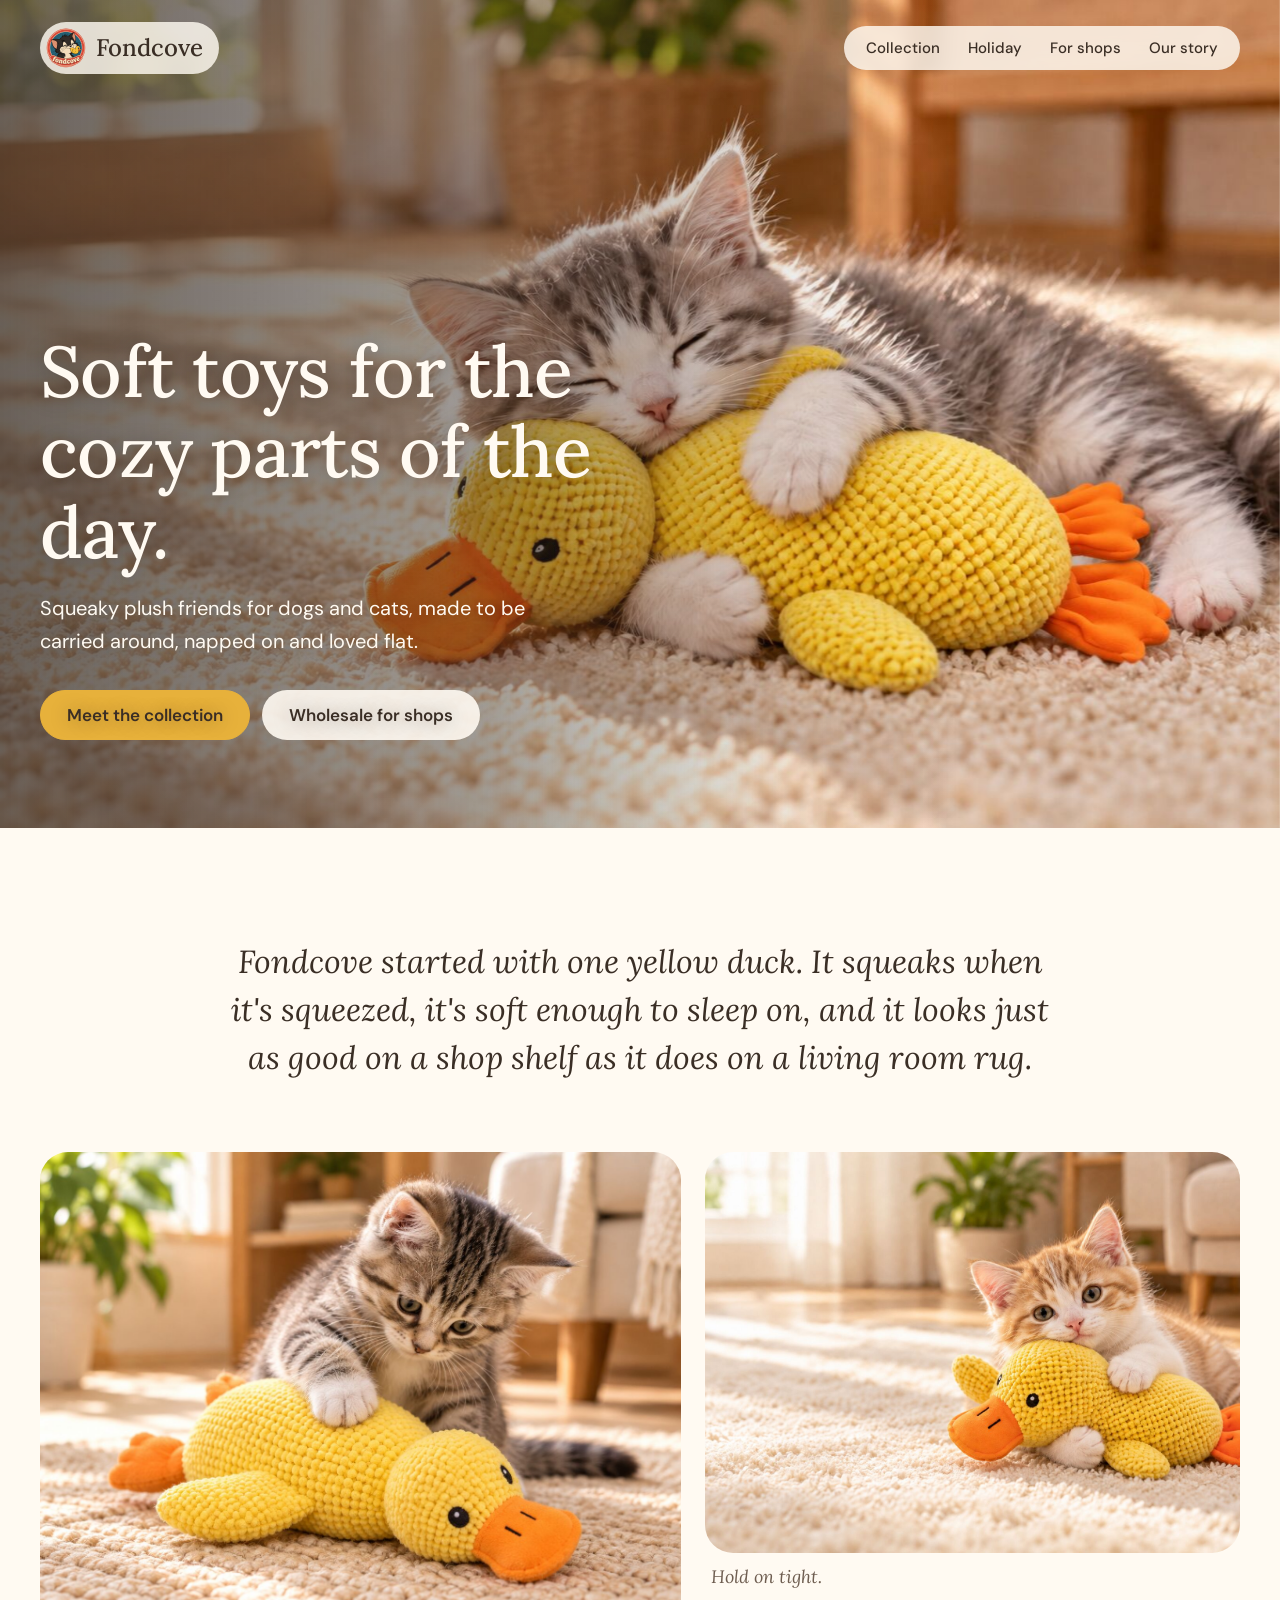
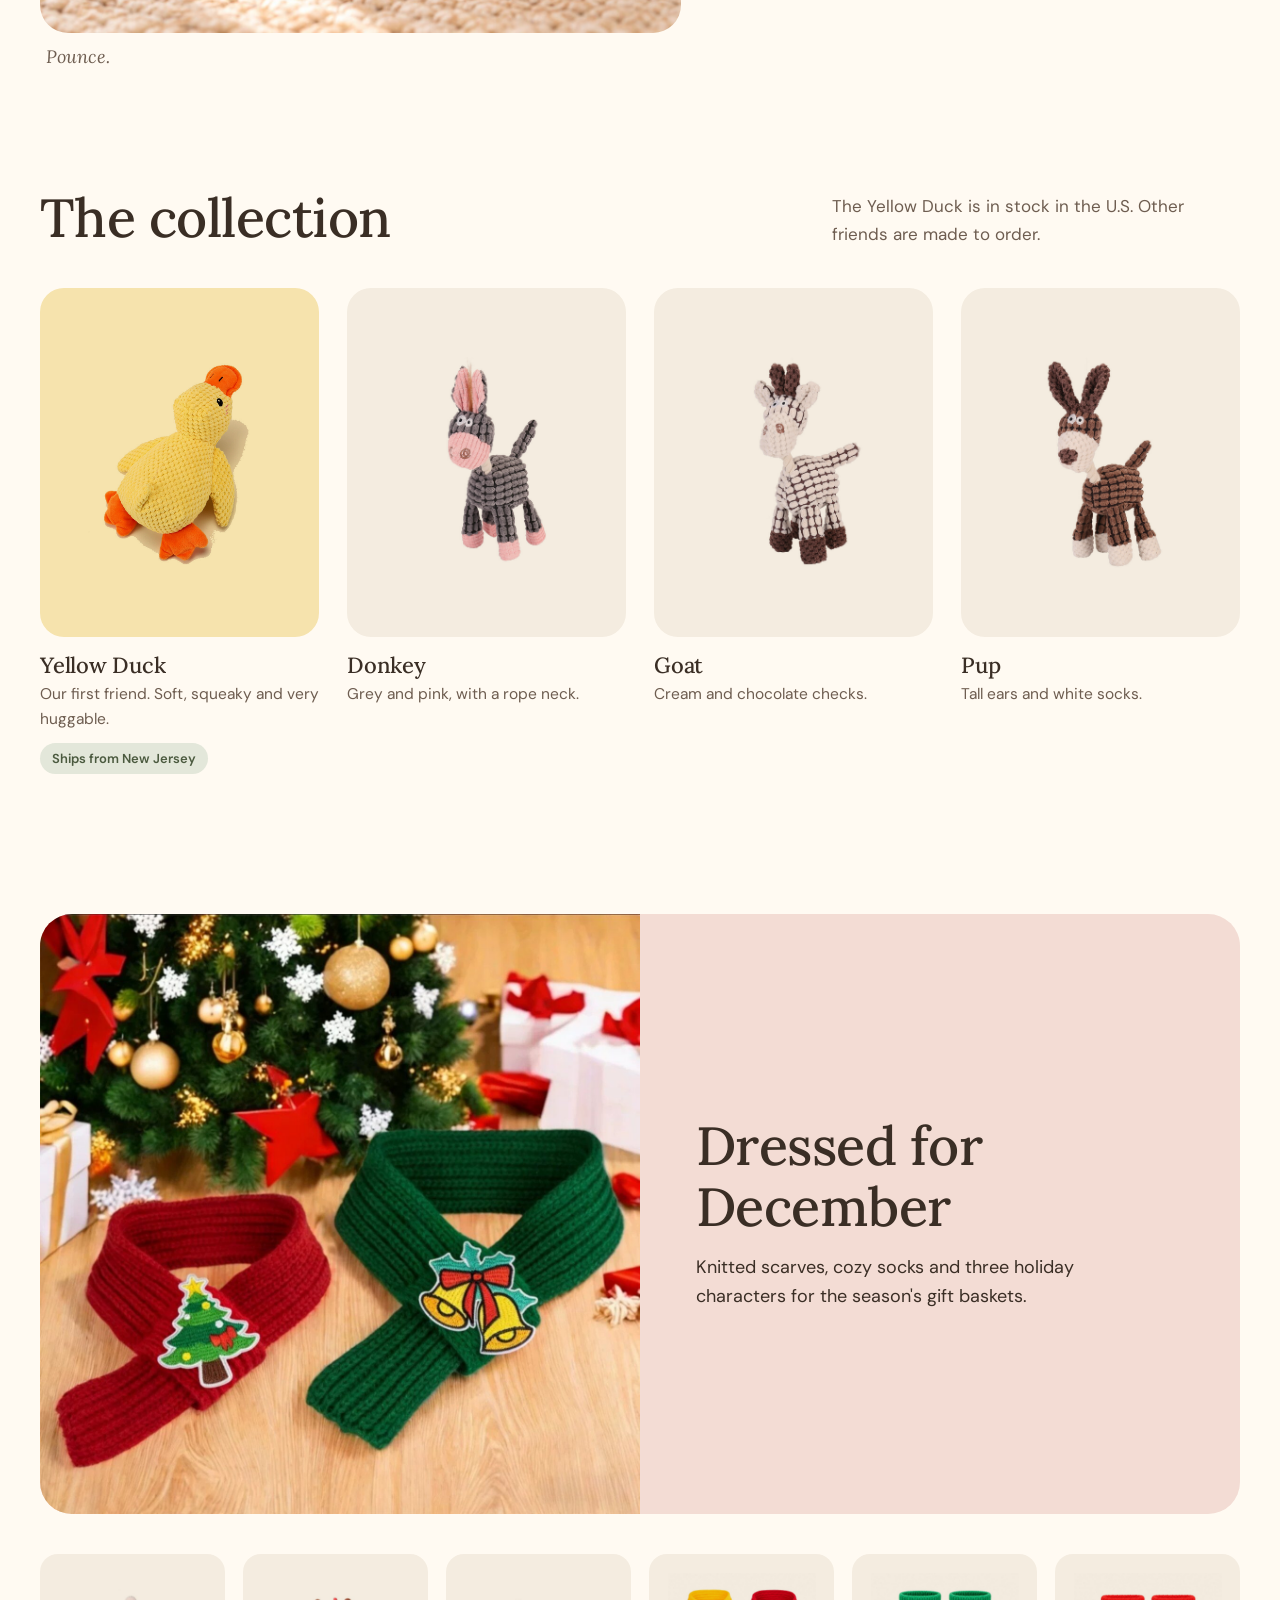
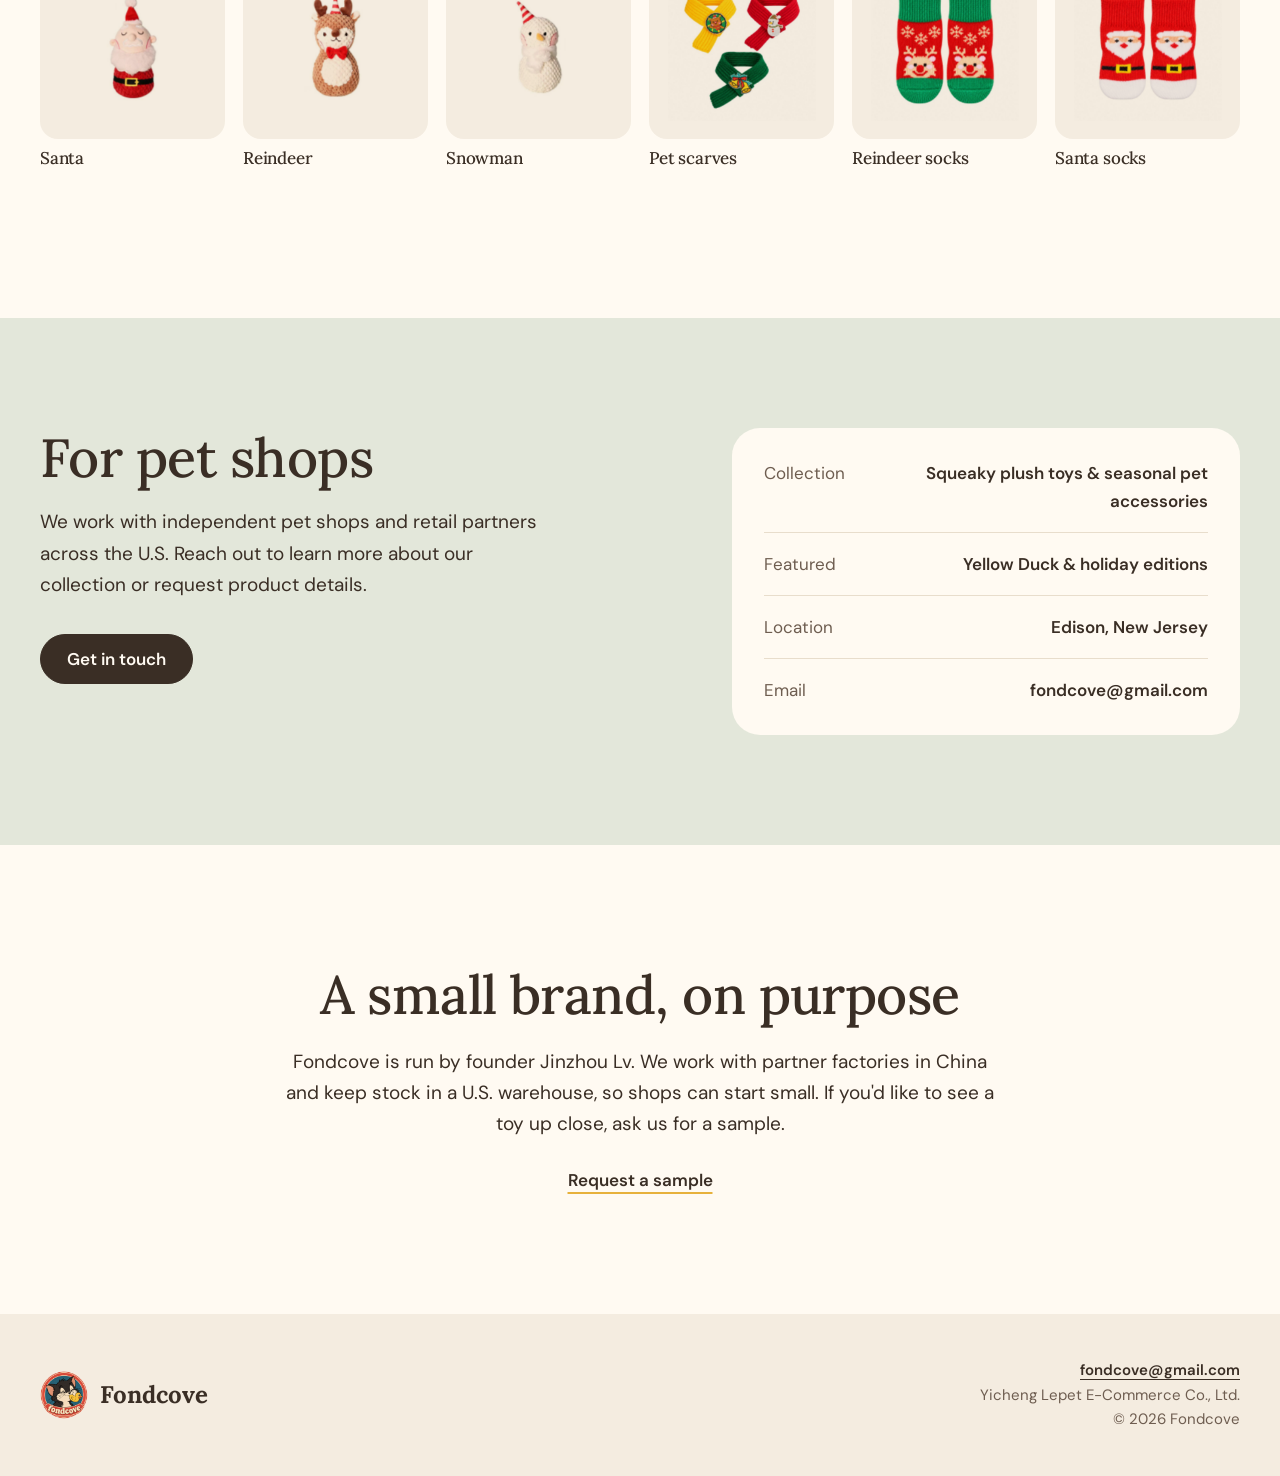
<file: public/index.html>
<!doctype html>
<html lang="en">
<head>
<meta charset="utf-8">
<meta name="viewport" content="width=device-width,initial-scale=1">
<meta name="theme-color" content="#f4ece0">
<meta name="description" content="Fondcove makes soft, squeaky plush toys for dogs and cats. Wholesale for independent pet shops, shipped from New Jersey.">
<title>Fondcove — Soft toys for the cozy parts of the day</title>
<link rel="icon" type="image/png" href="img/logo.png">
<link rel="preload" href="fonts/Lora-var.ttf" as="font" type="font/ttf" crossorigin>
<link rel="stylesheet" href="styles.css">
<script src="motion.js" defer></script>
</head>
<body data-site-mode="B2B_SHOWCASE_ONLY">
<a class="skip" href="#main">Skip to content</a>

<header class="site-header">
  <a class="brand" href="#top" aria-label="Fondcove home">
    <img src="img/logo.png" alt="" width="40" height="40">
    <span>Fondcove</span>
  </a>
  <nav aria-label="Main">
    <a href="#collection">Collection</a>
    <a href="#holiday">Holiday</a>
    <a href="#shops">For shops</a>
    <a href="#story">Our story</a>
  </nav>
</header>

<main id="main">

<section class="hero" id="top">
  <img class="hero-img" src="img/cuddle-scene.jpg" alt="A kitten asleep on the Fondcove Yellow Duck in a sunny living room" width="1536" height="1024">
  <div class="hero-copy">
    <h1>Soft toys for the cozy parts of the day.</h1>
    <p>Squeaky plush friends for dogs and cats, made to be carried around, napped on and loved flat.</p>
    <div class="actions">
      <a class="btn" href="#collection">Meet the collection</a>
      <a class="btn btn-light" href="#shops">Wholesale for shops</a>
    </div>
  </div>
</section>

<section class="intro reveal">
  <p>Fondcove started with one yellow duck. It squeaks when it's squeezed, it's soft enough to sleep on, and it looks just as good on a shop shelf as it does on a living room rug.</p>
</section>

<section class="moments" aria-label="Fondcove at home">
  <figure class="reveal">
    <img src="img/play-scene.jpg" alt="A kitten pouncing on the Yellow Duck" width="1536" height="1024" loading="lazy">
    <figcaption>Pounce.</figcaption>
  </figure>
  <figure class="reveal reveal-late">
    <img src="img/hero-scene.jpg" alt="A kitten hugging the Yellow Duck" width="1536" height="1024" loading="lazy">
    <figcaption>Hold on tight.</figcaption>
  </figure>
</section>

<section class="collection" id="collection" aria-labelledby="col-title">
  <div class="head">
    <h2 id="col-title">The collection</h2>
    <p>The Yellow Duck is in stock in the U.S. Other friends are made to order.</p>
  </div>
  <ul class="grid">
    <li class="item featured">
      <div class="photo"><img src="img/duck.jpg" alt="Yellow Duck squeaky plush toy" width="800" height="800" loading="lazy"></div>
      <h3>Yellow Duck</h3><p>Our first friend. Soft, squeaky and very huggable.</p><span class="badge">Ships from New Jersey</span>
    </li>
    <li class="item"><div class="photo"><img src="img/donkey.jpg" alt="Grey and pink plush donkey toy" width="900" height="900" loading="lazy"></div><h3>Donkey</h3><p>Grey and pink, with a rope neck.</p></li>
    <li class="item"><div class="photo"><img src="img/goat.jpg" alt="Cream and brown plush goat toy" width="900" height="900" loading="lazy"></div><h3>Goat</h3><p>Cream and chocolate checks.</p></li>
    <li class="item"><div class="photo"><img src="img/dog.jpg" alt="Brown plush dog toy" width="900" height="900" loading="lazy"></div><h3>Pup</h3><p>Tall ears and white socks.</p></li>
  </ul>
</section>

<section class="holiday" id="holiday" aria-labelledby="hol-title">
  <div class="holiday-feature reveal">
    <img src="img/scarves-tree.jpg" alt="Red and green knitted pet scarves under a Christmas tree" width="1272" height="1272" loading="lazy">
    <div class="holiday-copy">
      <h2 id="hol-title">Dressed for December</h2>
      <p>Knitted scarves, cozy socks and three holiday characters for the season's gift baskets.</p>
    </div>
  </div>
  <ul class="grid grid-small">
    <li class="item"><div class="photo"><img src="img/santa.jpg" alt="Santa plush toy" width="800" height="800" loading="lazy"></div><h3>Santa</h3></li>
    <li class="item"><div class="photo"><img src="img/reindeer.jpg" alt="Reindeer plush toy with red bow tie" width="800" height="800" loading="lazy"></div><h3>Reindeer</h3></li>
    <li class="item"><div class="photo"><img src="img/snowman.jpg" alt="Snowman plush toy" width="800" height="800" loading="lazy"></div><h3>Snowman</h3></li>
    <li class="item"><div class="photo"><img src="img/scarf.jpg" alt="Knitted pet scarves in yellow, red and green" width="900" height="900" loading="lazy"></div><h3>Pet scarves</h3></li>
    <li class="item"><div class="photo"><img src="img/socks-reindeer.jpg" alt="Reindeer pet socks" width="900" height="900" loading="lazy"></div><h3>Reindeer socks</h3></li>
    <li class="item"><div class="photo"><img src="img/socks-santa.jpg" alt="Santa pet socks" width="900" height="900" loading="lazy"></div><h3>Santa socks</h3></li>
  </ul>
</section>

<section class="shops" id="shops" aria-labelledby="shops-title">
  <div class="shops-inner">
    <div>
      <h2 id="shops-title">For pet shops</h2>
      <p class="shops-lede">We work with independent pet shops and retail partners across the U.S. Reach out to learn more about our collection or request product details.</p>
      <a class="btn" href="mailto:fondcove@gmail.com?subject=Fondcove%20inquiry">Get in touch</a>
    </div>
    <dl class="terms reveal">
      <div><dt>Collection</dt><dd>Squeaky plush toys &amp; seasonal pet accessories</dd></div>
      <div><dt>Featured</dt><dd>Yellow Duck &amp; holiday editions</dd></div>
      <div><dt>Location</dt><dd>Edison, New Jersey</dd></div>
      <div><dt>Email</dt><dd>fondcove@gmail.com</dd></div>
    </dl>
  </div>
</section>

<section class="story" id="story" aria-labelledby="story-title">
  <h2 id="story-title">A small brand, on purpose</h2>
  <p>Fondcove is run by founder Jinzhou Lv. We work with partner factories in China and keep stock in a U.S. warehouse, so shops can start small. If you'd like to see a toy up close, ask us for a sample.</p>
  <a class="link" href="mailto:fondcove@gmail.com?subject=Sample%20request">Request a sample</a>
</section>

</main>

<footer class="site-footer">
  <div class="brand-foot"><img src="img/logo.png" alt="" width="48" height="48"><strong>Fondcove</strong></div>
  <div>
    <a href="mailto:fondcove@gmail.com">fondcove@gmail.com</a>
    <p>Yicheng Lepet E-Commerce Co., Ltd.</p>
    <p>© 2026 Fondcove</p>
  </div>
</footer>
</body>
</html>
</file>
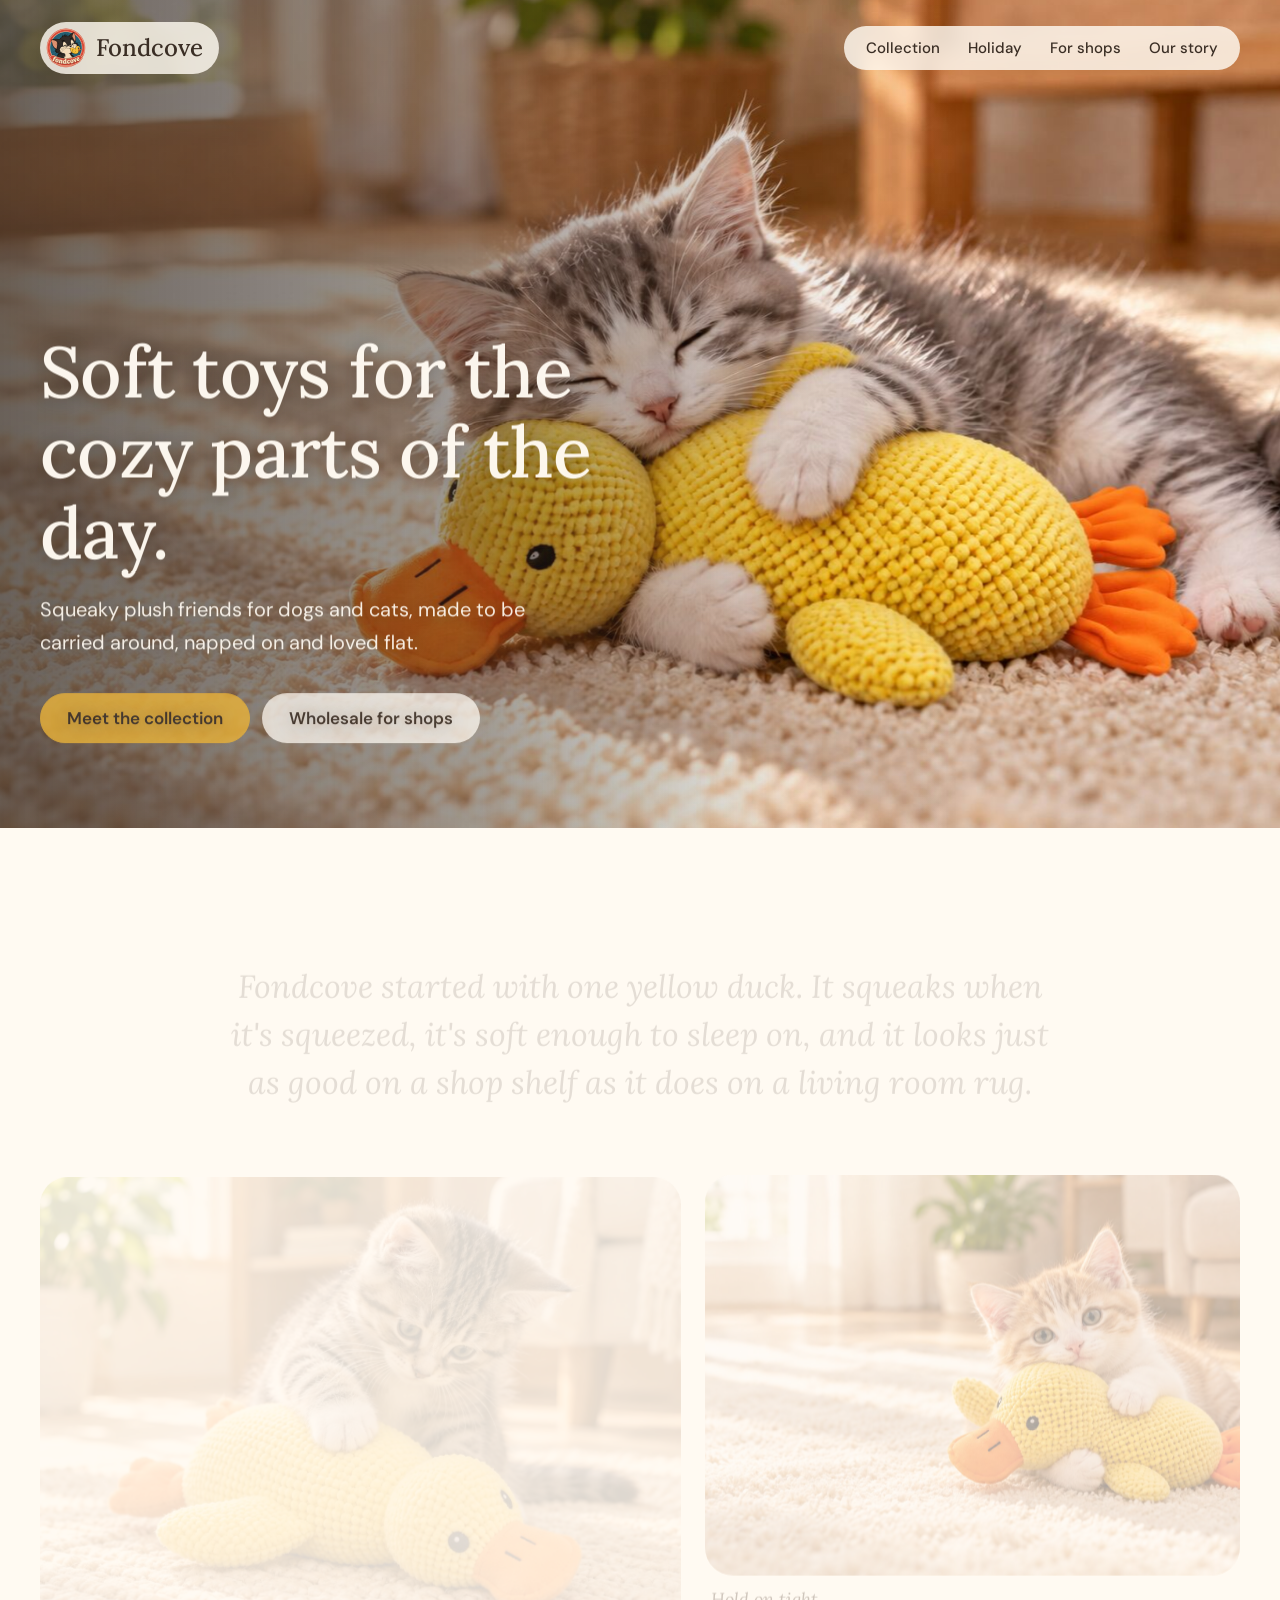
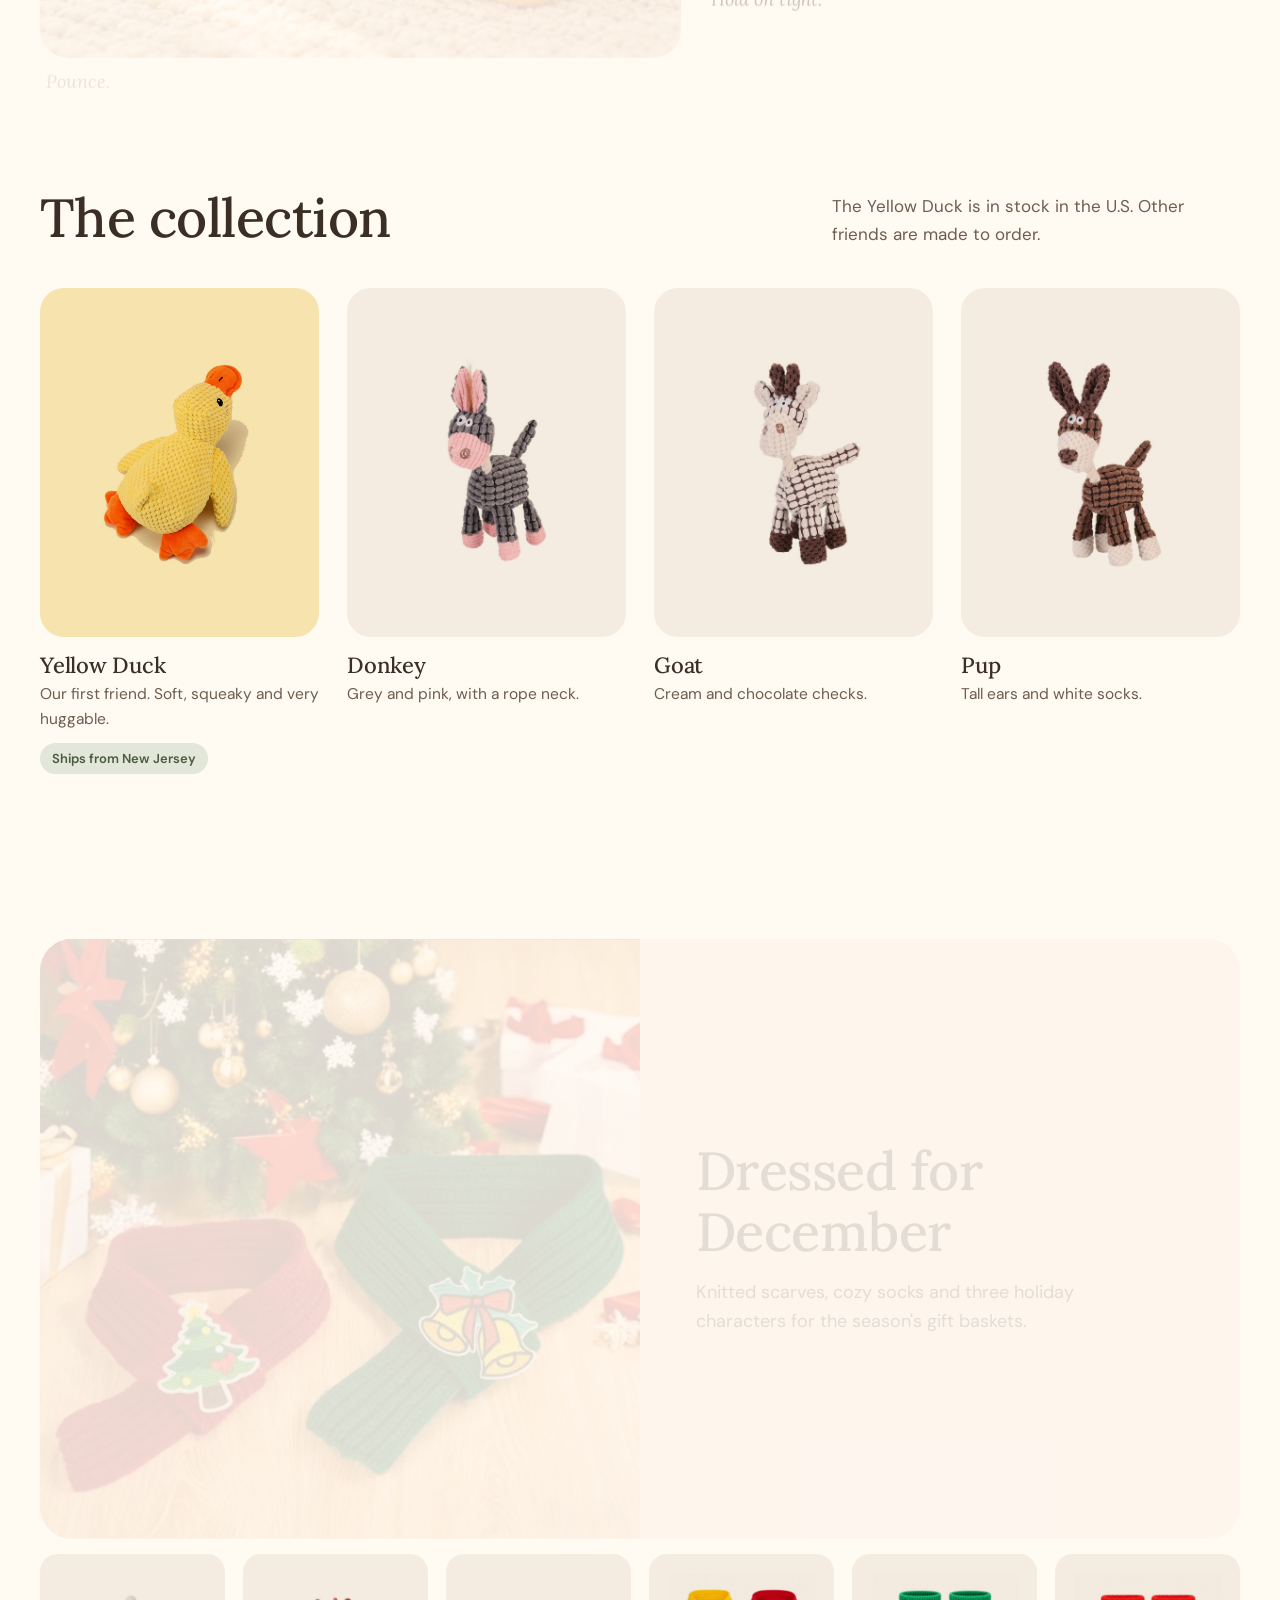
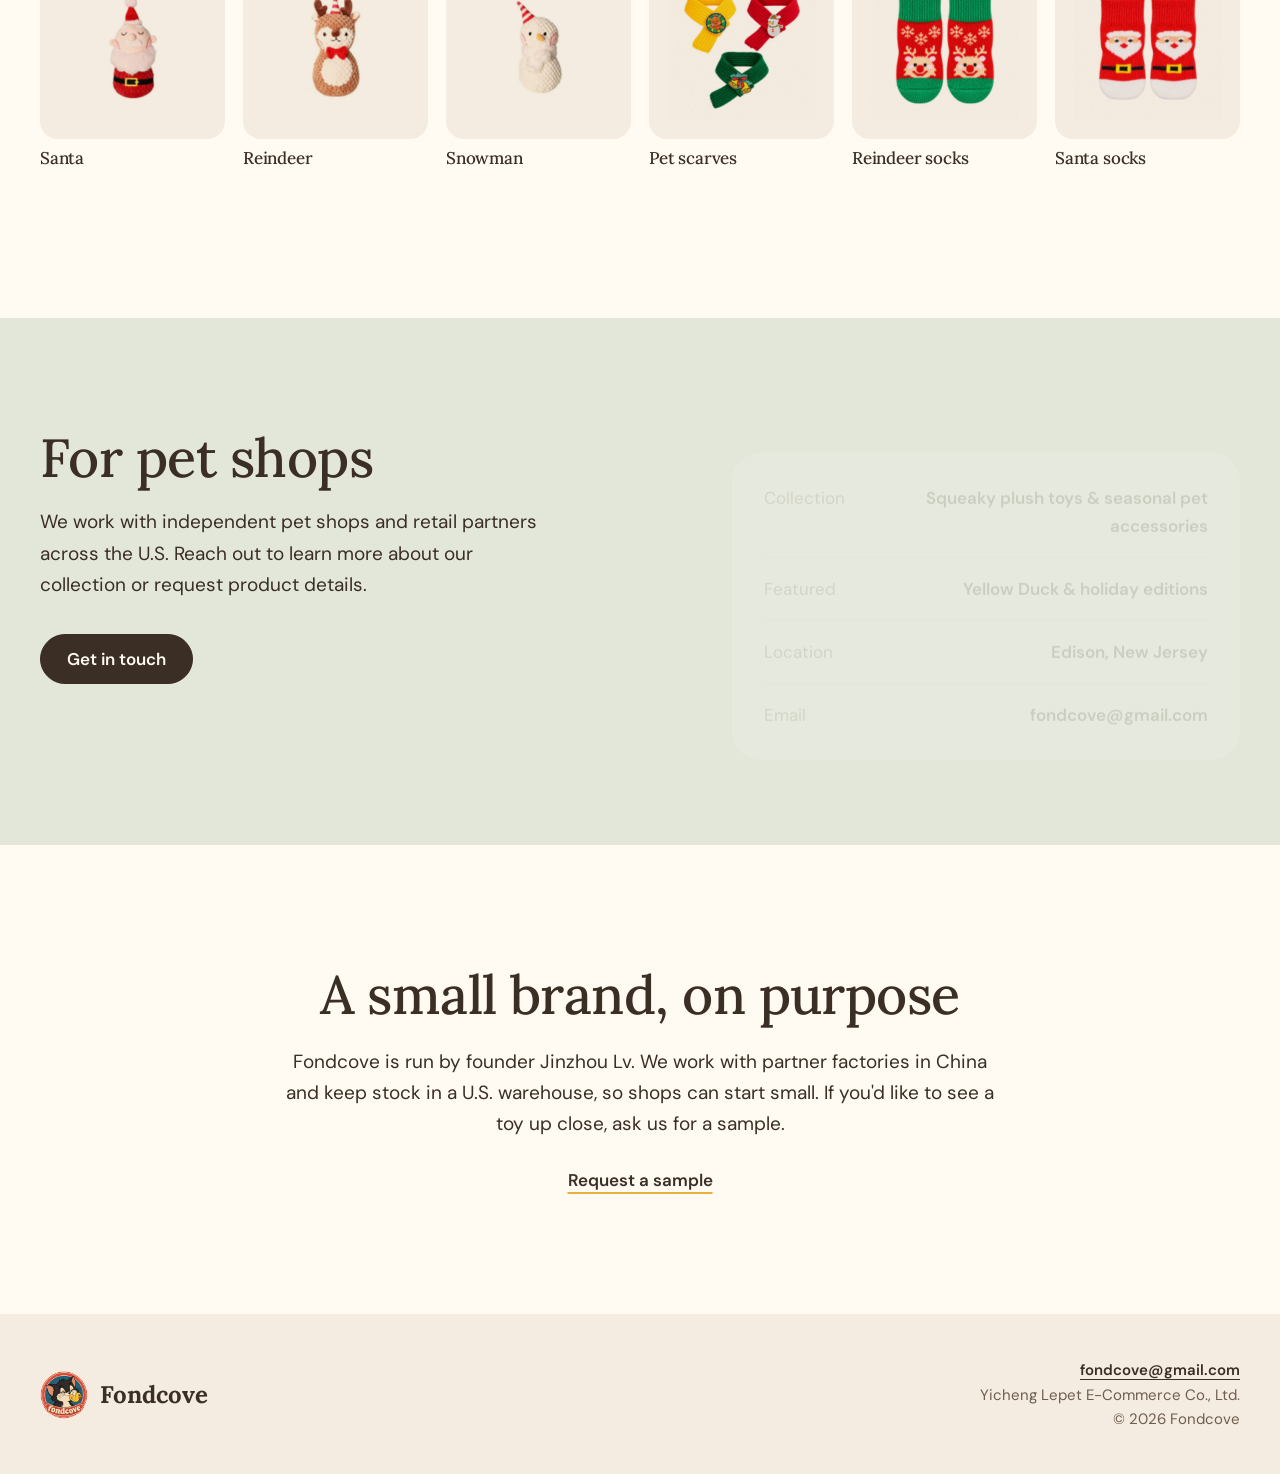
<file: public/contact.html>
<!doctype html><html lang="en"><head><meta charset="utf-8"><meta name="viewport" content="width=device-width,initial-scale=1"><meta http-equiv="refresh" content="0; url=index.html#wholesale"><title>Fondcove — Contact</title><link rel="canonical" href="/#wholesale"></head><body><p><a href="index.html#wholesale">Contact Fondcove</a></p></body></html>
</file>
<file: public/styles.css>
@font-face{font-family:"Lora";src:url("fonts/Lora-var.ttf") format("truetype");font-weight:400 700;font-display:swap}
@font-face{font-family:"Lora";src:url("fonts/Lora-Italic-var.ttf") format("truetype");font-weight:400 700;font-style:italic;font-display:swap}
@font-face{font-family:"DM Sans";src:url("fonts/DMSans-var.ttf") format("truetype");font-weight:100 1000;font-display:swap}

:root{
  --oat:#f4ece0;
  --milk:#fffaf2;
  --honey:#e7b13b;
  --sage:#8b9a7c;
  --sage-pale:#e3e7da;
  --bark:#3a2e25;
  --bark-soft:#6e5d50;
  --serif:"Lora",Georgia,serif;
  --sans:"DM Sans",system-ui,sans-serif;
  --wrap:min(1200px,100% - 48px);
}
*,*::before,*::after{box-sizing:border-box}
html{scroll-behavior:smooth}
@media (prefers-reduced-motion:reduce){html{scroll-behavior:auto}}
body{margin:0;background:var(--milk);color:var(--bark);font:400 1.0625rem/1.65 var(--sans);-webkit-font-smoothing:antialiased}
img{max-width:100%;height:auto;display:block}
a{color:inherit}
h1,h2,h3{font-family:var(--serif);font-weight:500;line-height:1.12;margin:0;letter-spacing:-.01em}
p,ul,ol,dl,figure{margin:0}
:focus-visible{outline:3px solid var(--honey);outline-offset:3px;border-radius:6px}
.skip{position:absolute;left:-999px;top:8px;background:var(--bark);color:#fff;padding:8px 14px;z-index:20}
.skip:focus{left:8px}

.btn{display:inline-flex;align-items:center;min-height:50px;padding:0 26px;border-radius:999px;background:var(--bark);color:var(--milk);text-decoration:none;font-weight:600;border:1.5px solid var(--bark);transition:background .2s,color .2s}
.btn:hover{background:#56463a}
.btn-light{background:rgba(255,250,242,.9);color:var(--bark);border-color:transparent}
.btn-light:hover{background:var(--milk)}
.link{font-weight:600;text-underline-offset:6px;text-decoration-color:var(--honey);text-decoration-thickness:2px}

/* motion: one gentle hero moment, playful toy response on hover, soft reveals */
@keyframes settle{from{transform:scale(1.08)}to{transform:scale(1)}}
@keyframes rise{from{opacity:0;transform:translateY(18px)}to{opacity:1;transform:none}}
@keyframes squish{0%{transform:scale(1) rotate(0)}30%{transform:scale(1.06,.94) rotate(-3deg)}60%{transform:scale(.97,1.03) rotate(2deg)}100%{transform:scale(1) rotate(0)}}
.hero-img{animation:settle 6s cubic-bezier(.2,.7,.2,1) both}
.hero-copy>*{animation:rise .9s cubic-bezier(.2,.7,.2,1) both}
.hero-copy>:nth-child(2){animation-delay:.15s}
.hero-copy>:nth-child(3){animation-delay:.3s}
.photo img{transition:transform .5s cubic-bezier(.2,.7,.2,1)}
.item:hover .photo img{animation:squish .6s ease-out}
.holiday-feature img{transition:transform 1.2s cubic-bezier(.2,.7,.2,1)}
.holiday-feature:hover img{transform:scale(1.025)}
.js .reveal{opacity:0;transform:translateY(26px);transition:opacity 1s ease,transform 1s cubic-bezier(.2,.7,.2,1)}
.js .reveal.in{opacity:1;transform:none}
.js .reveal-late{transition-delay:.18s}
@media (prefers-reduced-motion:reduce){*,*::before,*::after{animation:none!important;transition:none!important}.js .reveal{opacity:1;transform:none}}

/* header sits over the hero photo */
.site-header{position:absolute;top:0;left:0;right:0;z-index:10;display:flex;align-items:center;gap:32px;padding:22px max(24px,(100% - 1200px)/2)}
.brand{display:flex;align-items:center;gap:10px;text-decoration:none;font:500 1.5rem/1 var(--serif);color:var(--bark);background:rgba(255,250,242,.82);backdrop-filter:blur(8px);padding:6px 16px 6px 6px;border-radius:999px}
.brand img{border-radius:50%}
.site-header nav{margin-left:auto;display:flex;gap:28px;background:rgba(255,250,242,.82);backdrop-filter:blur(8px);padding:10px 22px;border-radius:999px}
.site-header nav a{text-decoration:none;font-weight:500;font-size:.9375rem}
.site-header nav a:hover{text-decoration:underline;text-underline-offset:5px;text-decoration-color:var(--honey)}

/* hero */
.hero{position:relative;min-height:min(92vh,860px);min-height:min(92svh,860px);display:flex;align-items:flex-end;overflow:hidden;background:var(--oat)}
.hero-img{position:absolute;inset:0;width:100%;height:100%;object-fit:cover;object-position:center 60%}
.hero::after{content:"";position:absolute;inset:0;background:linear-gradient(90deg,rgba(48,36,28,.72) 0%,rgba(48,36,28,.45) 38%,rgba(48,36,28,.08) 62%,rgba(48,36,28,0) 75%)}
.hero-copy{text-shadow:0 1px 18px rgba(40,28,20,.35)}
.hero-copy{position:relative;z-index:1;width:var(--wrap);margin:0 auto;padding:0 0 88px;color:var(--milk)}
.hero h1{font-size:clamp(2.6rem,5.6vw,4.75rem);max-width:13ch}
.hero-copy p{font-size:1.25rem;max-width:36ch;margin-top:20px;opacity:.95}
.actions{display:flex;flex-wrap:wrap;gap:12px;margin-top:32px}
.hero .btn:not(.btn-light){background:var(--honey);border-color:var(--honey);color:var(--bark)}
.hero .btn:not(.btn-light):hover{background:#f0c25c}

/* intro */
.intro{width:min(820px,100% - 48px);margin:0 auto;padding:110px 0 70px;text-align:center}
.intro p{font:italic 400 clamp(1.4rem,2.6vw,2rem)/1.5 var(--serif)}

/* moments */
.moments{width:var(--wrap);margin:0 auto;display:grid;grid-template-columns:1.2fr 1fr;gap:24px;align-items:end}
.moments figure:last-child{margin-bottom:80px}
.moments img{border-radius:28px;aspect-ratio:4/3;object-fit:cover}
.moments figcaption{font:italic 400 1.125rem var(--serif);color:var(--bark-soft);margin-top:12px;padding-left:6px}

/* collection */
.collection{width:var(--wrap);margin:0 auto;padding:120px 0 40px}
.head{display:flex;justify-content:space-between;align-items:end;gap:32px;margin-bottom:40px}
.head h2,.holiday-copy h2,.shops h2,.story h2{font-size:clamp(2.2rem,4.2vw,3.4rem)}
.head p{color:var(--bark-soft);max-width:34ch}
.grid{list-style:none;padding:0;display:grid;grid-template-columns:repeat(4,minmax(0,1fr));gap:28px}
.photo{background:var(--oat);border-radius:24px;aspect-ratio:4/5;display:grid;place-items:center;padding:12%;overflow:hidden}
.photo img{width:100%;aspect-ratio:1;object-fit:contain;mix-blend-mode:multiply}
.item h3{font-size:1.375rem;margin-top:16px}
.item p{color:var(--bark-soft);font-size:.9688rem;margin-top:4px}
.badge{display:inline-block;margin-top:10px;font-size:.8125rem;font-weight:600;background:var(--sage-pale);color:#4b5a3f;padding:5px 12px;border-radius:999px}
.featured .photo{background:#f6e3ad}

/* holiday */
.holiday{width:var(--wrap);margin:0 auto;padding:100px 0 40px}
.holiday-feature{display:grid;grid-template-columns:1fr 1fr;background:#f3dcd4;border-radius:32px;overflow:hidden;margin-bottom:40px}
.holiday-feature img{width:100%;height:100%;aspect-ratio:1;object-fit:cover}
.holiday-copy{align-self:center;padding:56px}
.holiday-copy p{margin-top:16px;max-width:32ch;font-size:1.125rem}
.grid-small{grid-template-columns:repeat(6,minmax(0,1fr));gap:18px}
.grid-small .photo{border-radius:18px;aspect-ratio:1;padding:10%}
.grid-small h3{font-size:1.0625rem;margin-top:10px}

/* shops */
.shops{background:var(--sage-pale);margin-top:110px;padding:110px 0}
.shops-inner{width:var(--wrap);margin:0 auto;display:grid;grid-template-columns:1.1fr .9fr;gap:72px;align-items:start}
.shops-lede{font-size:1.1875rem;max-width:40ch;margin:18px 0 34px}
.steps{list-style:none;padding:0;margin-bottom:36px;counter-reset:s}
.steps li{counter-increment:s;position:relative;padding:0 0 22px 52px;max-width:48ch}
.steps li::before{content:counter(s);position:absolute;left:0;top:0;width:34px;height:34px;border-radius:50%;background:var(--milk);display:grid;place-items:center;font:500 1.0625rem/1 var(--serif)}
.steps strong{font-weight:600}
.terms{background:var(--milk);border-radius:28px;padding:14px 32px}
.terms div{display:flex;justify-content:space-between;gap:20px;padding:17px 0;border-bottom:1px solid #e8ddcc}
.terms div:last-child{border-bottom:0}
.terms dt{color:var(--bark-soft)}
.terms dd{margin:0;font-weight:600;text-align:right}

/* story */
.story{width:min(720px,100% - 48px);margin:0 auto;padding:120px 0;text-align:center}
.story p{font-size:1.1875rem;margin:20px 0 26px}

/* footer */
.site-footer{background:var(--oat);display:flex;justify-content:space-between;align-items:center;flex-wrap:wrap;gap:24px;padding:44px max(24px,(100% - 1200px)/2)}
.brand-foot{display:flex;align-items:center;gap:12px;font:500 1.5rem var(--serif)}
.brand-foot img{border-radius:50%}
.site-footer div:last-child{text-align:right;font-size:.9375rem;color:var(--bark-soft)}
.site-footer a{color:var(--bark);font-weight:600;text-underline-offset:4px}

@media (max-width:980px){
  .grid{grid-template-columns:repeat(2,minmax(0,1fr))}
  .grid-small{grid-template-columns:repeat(3,minmax(0,1fr))}
  .holiday-feature,.shops-inner{grid-template-columns:1fr}
  .holiday-copy{padding:36px 28px}
  .shops-inner{gap:40px}
  .site-header{flex-wrap:wrap;gap:12px}
  .site-header nav{margin-left:0;order:3;width:100%;justify-content:center;gap:18px;overflow-x:auto;white-space:nowrap}
  .hero-copy{padding-top:150px}
  .hero::after{background:linear-gradient(0deg,rgba(58,46,37,.72) 0%,rgba(58,46,37,.28) 55%,rgba(58,46,37,0) 85%)}
}
@media (min-width:981px) and (max-width:1180px){.grid-small{grid-template-columns:repeat(3,minmax(0,1fr))}}
@media (max-width:640px){
  .hero{min-height:88vh;min-height:88svh}
  .site-header{padding:14px 16px}
  .site-header nav{gap:14px;padding:8px 16px;justify-content:flex-start}
  .site-header nav a{font-size:.875rem}
  .intro{padding:72px 0 48px}
  .collection,.holiday{padding-top:72px}
  .shops{margin-top:72px;padding:72px 0}
  .story{padding:80px 0}
  .holiday-feature{border-radius:24px}
  .hero-copy{padding-bottom:48px}
  .moments{grid-template-columns:1fr}
  .moments figure:last-child{margin-bottom:0}
  .head{flex-direction:column;align-items:start}
  .grid{gap:18px}
  .grid-small{grid-template-columns:repeat(2,minmax(0,1fr))}
  .terms{padding:8px 20px}
  .site-footer div:last-child{text-align:left}
}

@media (max-width:380px){
  .grid{grid-template-columns:1fr 1fr;gap:12px}
  .item h3{font-size:1.125rem}
  .btn{padding:0 20px}
  .terms div{flex-direction:column;gap:2px}
  .terms dd{text-align:left}
}
@media (min-width:1600px){
  :root{--wrap:min(1360px,100% - 96px)}
  .site-header,.site-footer{padding-left:max(48px,(100% - 1360px)/2);padding-right:max(48px,(100% - 1360px)/2)}
}
</file>
